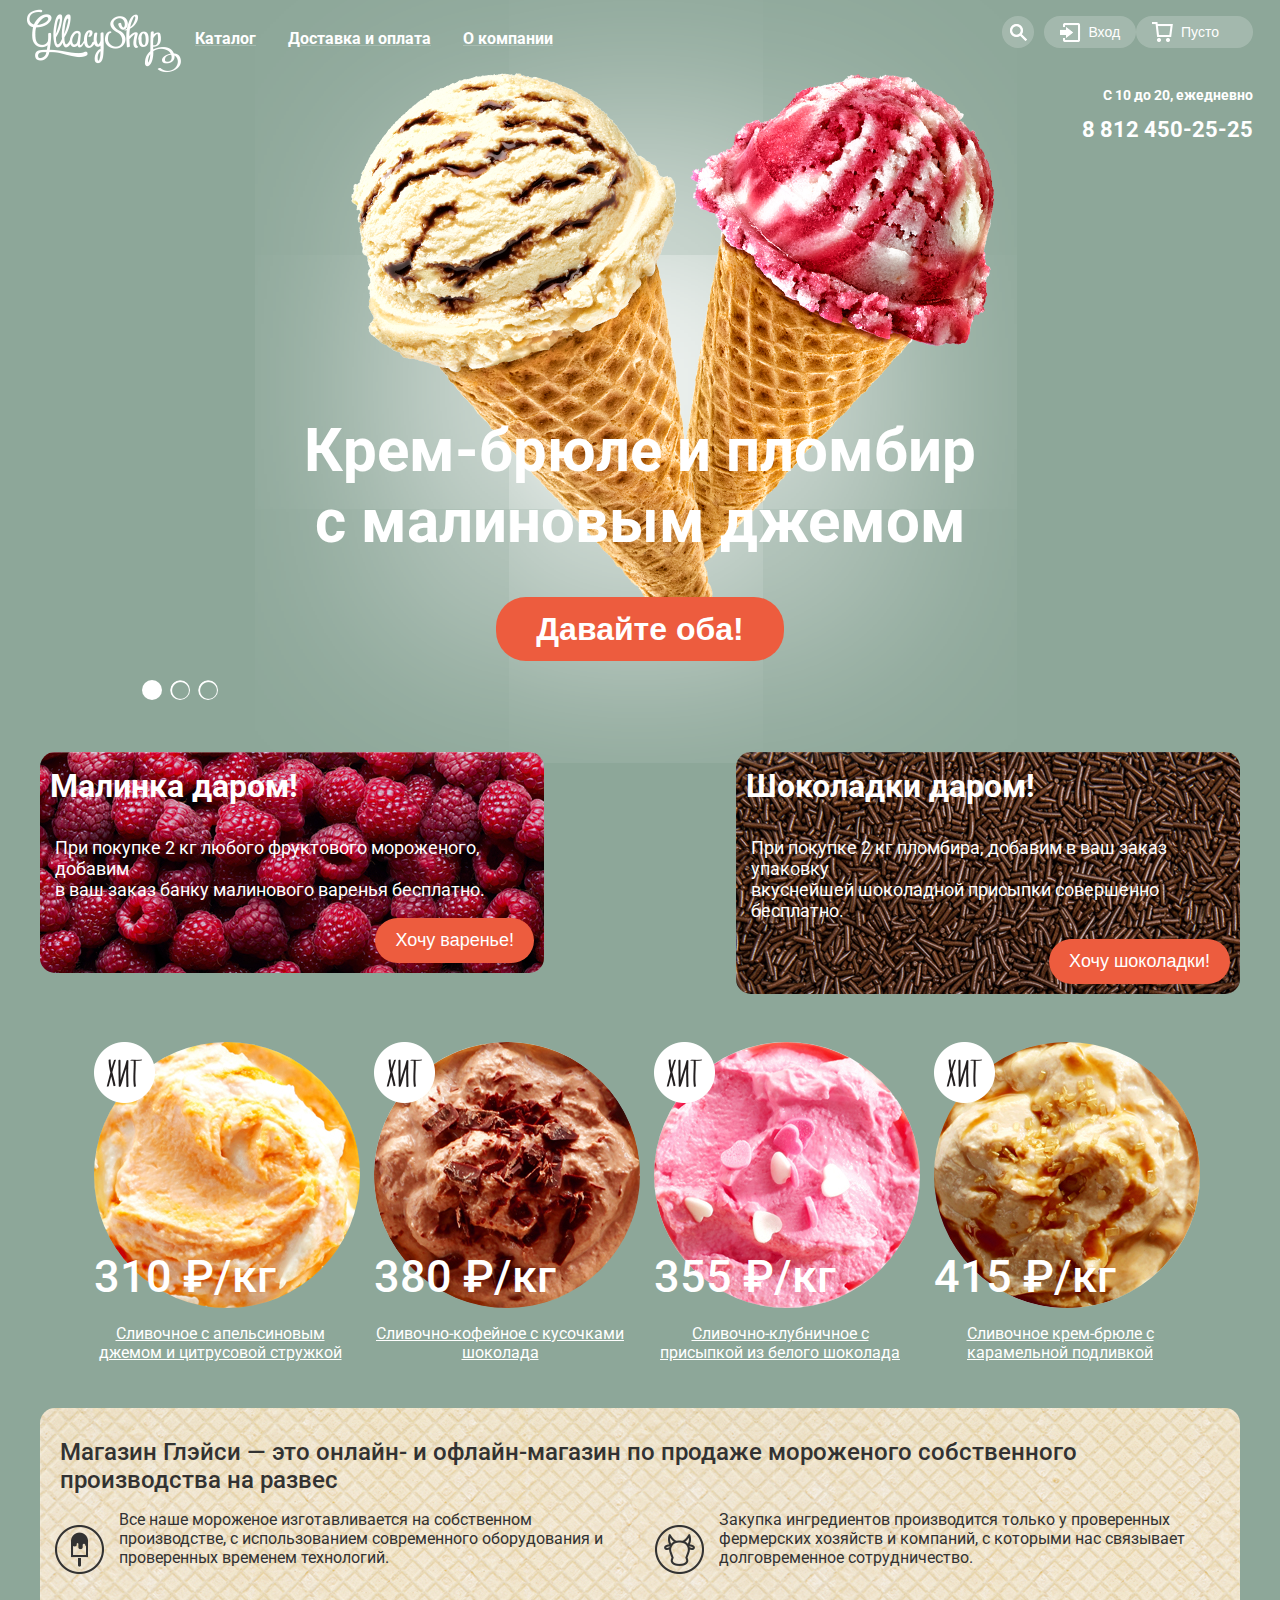
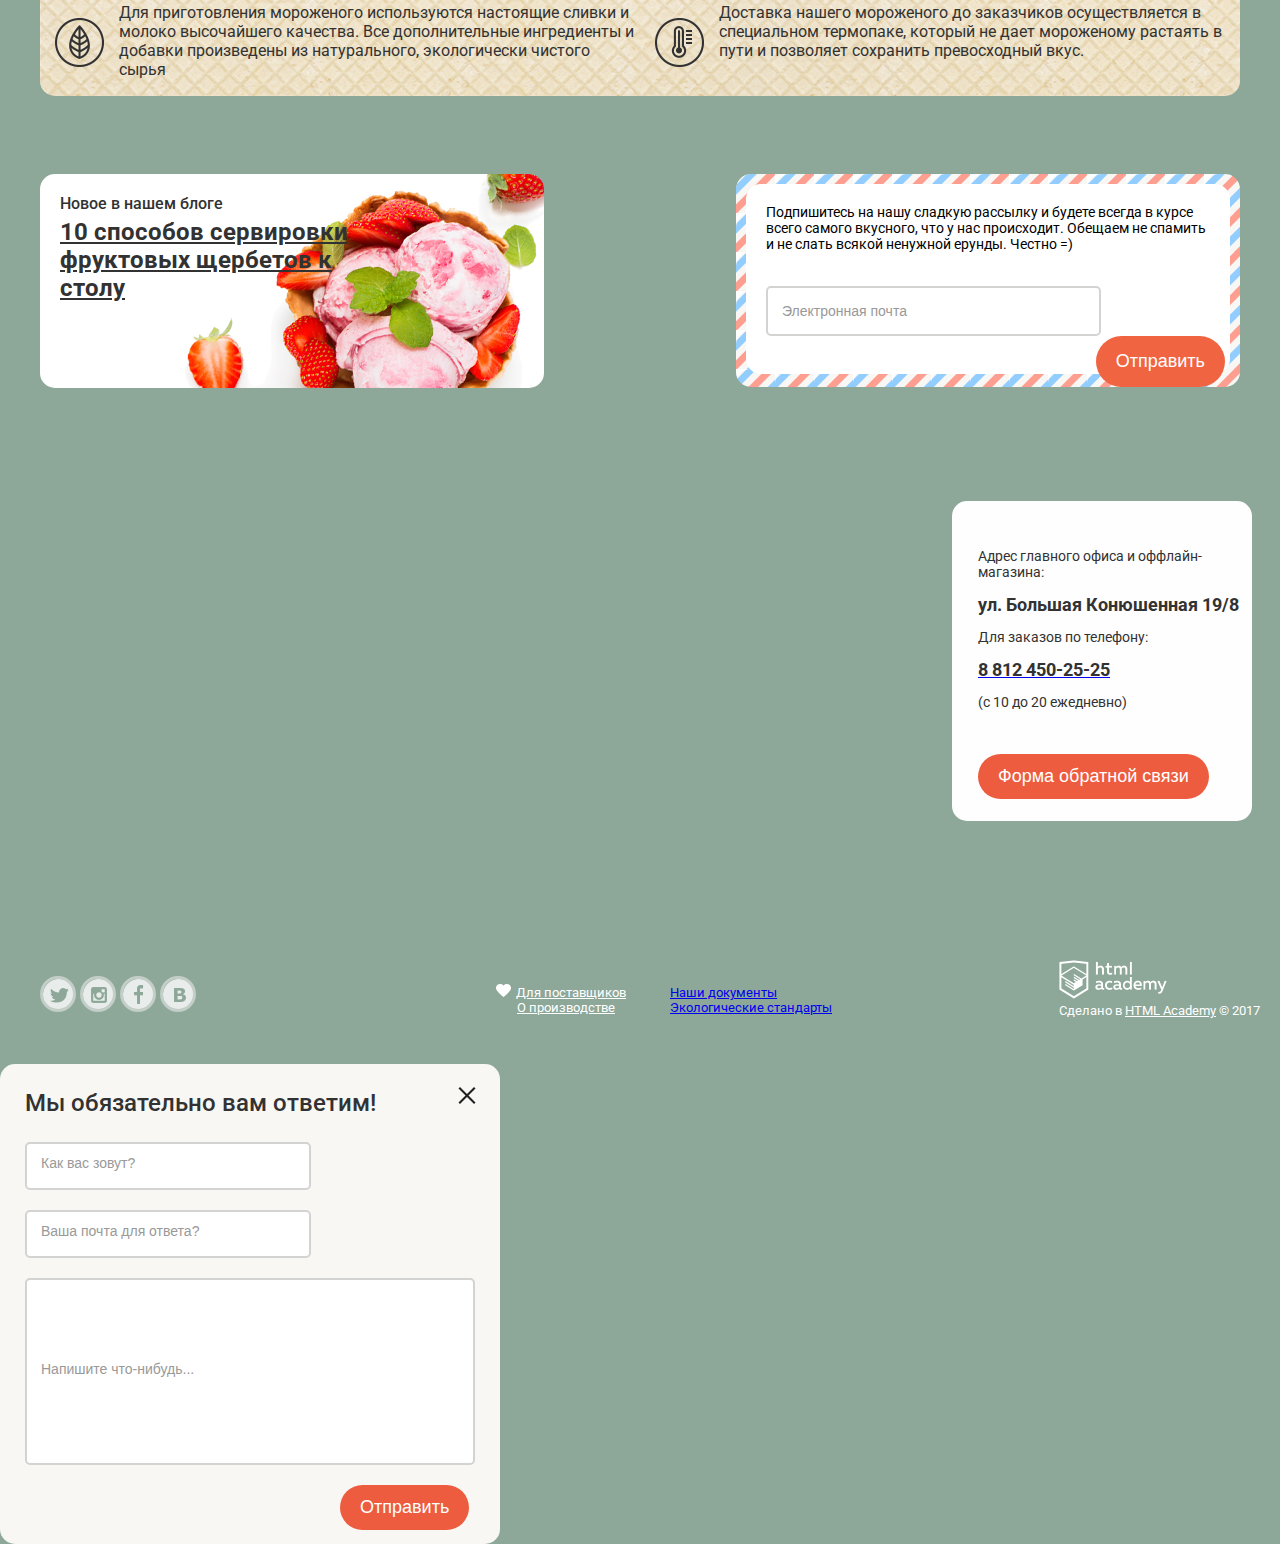
<file: index.html>
<!DOCTYPE html>
<html lang="en">
<head>
    <meta charset="UTF-8">
    <title>Gllacy</title>
    <link rel="stylesheet" href="css/style.css">
    <link rel="stylesheet" href="css/slider.css">
    <link href="https://fonts.googleapis.com/css?family=Roboto:400,500,700&display=swap" rel="stylesheet">
</head>
<body class="green">
<header>
    <nav class="main-navigation">
        <img src="img/Logo.png" width="154" height="64" alt="Логотип">
        <ul class="menu-left">
            <li>
                <a href="catalog.html">Каталог</a>
                <ul>
                    <li><a id="bold" href="#">Новинки</a></li>
                    <hr>
                    <li><a href="#">Сливочное</a></li>
                    <li><a href="#">Щербеты</a></li>
                    <li><a href="#">Фруктовый лед</a></li>
                    <li><a href="#">Мелорин</a></li>
                </ul>
            </li>
            <li><a href="#">Доставка и оплата</a></li>
            <li><a href="#">О компании</a></li>
        </ul>
        <ul class="menu-right">
            <li>
                <button class="search" onclick="toggle('search-form')"></button>
                <form class="dropdown-form" id="search-form">
                    <input name="s" placeholder="Что ищем?" type="search"/>
                </form>
            </li>
            <li>
                <button class="login" onclick="toggle('login-form')">Вход</button>
                <form class="dropdown-form" id="login-form">
                    <input name="e" placeholder="Электронная почта" type="email"/>
                    <input name="p" placeholder="Пароль" type="password"/>
                    <button>Войти</button>
                    <ul class="login-password">
                        <li><a href="#">Забыли пароль?</a></li>
                        <br>
                        <li><a href="#">Новая регистрация</a></li>
                    </ul>
                </form>
            </li>
            <li>
                <button class="cart">Пусто</button>
            </li>
        </ul>
        <div class="clr"></div>
    </nav>
</header>
<div class="carusel">
    <p class="shadow">.</p>
    <div class="info">
        <p>
            C 10 до 20, ежедневно
        </p>
        <p class="phone">
            8 812 450-25-25
        </p>
    </div>

    <div id="slider" class="slider">
        <!-- Slideshow container -->
        <div class="slideshow-container">

            <!-- Full-width images with number and caption text -->
            <div class="mySlides fade slider__item">
                <div class="slider__item">
                    <img class="top" src="img/ice_cream1.png">
                    <img class="bottom" src="img/ice_cream2.png">
                    <div class="ice_cream_main">
                        <h1 class="ice_cream_main_text">Крем-брюле и пломбир<br> с малиновым джемом</h1>
                        <button onclick="kisa()">Давайте оба!</button>
                    </div>
                </div>
            </div>

            <div class="mySlides fade slider__item">
                <div class="slider__item">
                    <img class="top" src="img/ice_cream3.png">
                    <img class="bottom" src="img/ice_cream4.png">
                    <div class="ice_cream_main">
                        <h1 class="ice_cream_main_text">Шоколадный пломбир и <br> лимонный сорбет</h1>
                        <button>Давайте оба!</button>
                    </div>
                </div>
            </div>

            <div class="mySlides fade slider__item">
                <div class="slider__item">
                    <img class="top" src="img/ice_cream5.png">
                    <img class="bottom" src="img/ice_cream6.png">
                    <div class="ice_cream_main">
                        <h1 class="ice_cream_main_text">Пломбир с помадкой и<br> клубничный щербет</h1>
                        <button>Давайте оба!</button>
                    </div>
                </div>
            </div>
            <br>
            <!-- The dots/circles -->
            <div style="text-align:left">
                <span class="dot" onclick="currentSlide(1)"></span>
                <span class="dot" onclick="currentSlide(2)"></span>
                <span class="dot" onclick="currentSlide(3)"></span>
            </div>
        </div>
    </div>
</div>

<div class="container">
    <div class="promo">
        <div class="raspberry promo-block">
            <div>
                <p class="name">Малинка даром!</p>
                <p class="promo-text"><i class="ice-cream"></i> При покупке 2 кг любого фруктового мороженого, добавим
                    <br>
                    в ваш заказ банку малинового варенья
                    бесплатно.</p>
            </div>
            <button class="btn">Хочу варенье!</button>
        </div>
        <div class="chocolate promo-block">
            <p class="name">Шоколадки даром!</p>
            <p class="promo-text">При покупке 2 кг пломбира, добавим в ваш заказ упаковку<br> вкуснейшей шоколадной
                присыпки
                совершенно бесплатно.</p>
            <button class="btn">Хочу шоколадки!</button>
        </div>
    </div>
    <div class="clr"></div>
    <div class="menu-ice-cream">
        <div class="menu-ice-cream-container">
            <div class="orange">
                <i class="hit"></i>
                <p class="price">310 &#x20bd;/кг</p>
                <i class="p"></i>
            </div>
            <p class="kind">Сливочное с апельсиновым джемом и цитрусовой стружкой</p>
        </div>
        <div class="menu-ice-cream-container">
            <div class="coffee">
                <i class="hit"></i>
                <p class="price">380 &#x20bd;/кг</p>
                <i class="p"></i>
            </div>
            <p class="kind">Сливочно-кофейное с кусочками шоколада</p>
        </div>
        <div class="menu-ice-cream-container">
            <div class="strawberry">
                <i class="hit"></i>
                <p class="price">355 &#x20bd;/кг</p>
                <i class="p"></i>
            </div>
            <p class="kind">Сливочно-клубничное с присыпкой из белого шоколада</p>
        </div>
        <div class="menu-ice-cream-container">
            <div class="caramel">
                <i class="hit"></i>
                <p class="price">415 &#x20bd;/кг</p>
                <i class="p"></i>
            </div>
            <p class="kind">Сливочное крем-брюле с карамельной подливкой</p>
        </div>
    </div>
    <div class="about-gllacy">
        <p class="main-about-gllacy">Магазин Глэйси — это онлайн- и офлайн-магазин по продаже мороженого собственного
            производства на развес</p>
        <div class="left-part-about-gllacy">
            <div class="cow">
                <i class="icon"></i>
                <p>Закупка ингредиентов производится только у проверенных фермерских хозяйств и компаний, с которыми нас
                    связывает долговременное сотрудничество.</p>
            </div>
            <div class="temperature">
                <i class="icon"></i>
                <p>Доставка нашего мороженого до заказчиков осуществляется в специальном термопаке, который не дает
                    мороженому растаять в пути и позволяет сохранить превосходный вкус. </p>
            </div>


        </div>
        <div class="right-part-about-gllacy">
            <div class="icecream">
                <i class="icon"></i>
                <p>Все наше мороженое изготавливается на собственном производстве, с использованием современного
                    оборудования и проверенных временем технологий.</p>
            </div>
            <div class="leaf">
                <i class="icon"></i>
                <p>Для приготовления мороженого используются настоящие сливки и молоко высочайшего качества. Все
                    дополнительные ингредиенты и добавки произведены из натурального, экологически чистого сырья </p>
            </div>
        </div>
    </div>
    <div class="news">
        <div class="strawberry-ice news-block">
            <div>
                <p class="h2">Новое в нашем блоге</p>
                <p class="news-text-strawberry">10 способов сервировки<br> фруктовых щербетов к<br> столу</p>
            </div>
        </div>

        <div class="postal news-block">
            <div class="postal-white">
                <p class="news-text-postal"> Подпишитесь на нашу сладкую рассылку и будете всегда в курсе<br> всего
                    самого вкусного,
                    что у нас происходит. Обещаем не спамить<br> и не слать всякой ненужной ерунды. Честно =) </p>
                <form class="mailing" id="mailing-form">
                    <input name="e" placeholder="Электронная почта" type="email"/>
                    <button>Отправить</button>
                </form>
            </div>
        </div>
    </div>
</div>
<div class="clr"></div>
<div class="map">
    <div class="feedback-form">
        <div class="feedback-info">
            <p>Адрес главного офиса и оффлайн-магазина:</p>
            <b>ул. Большая Конюшенная 19/8</b>
            <p>Для заказов по телефону:</p>
            <a href="tel:88124502525"><b>8 812 450-25-25</b></a>
            <p>(с 10 до 20 ежедневно)</p>
        </div>
        <button class="btn">Форма обратной связи</button>
    </div>
    <iframe src="https://www.google.com/maps/embed?pb=!1m18!1m12!1m3!1d1998.6037872533277!2d30.320858716096975!3d59.93871648187614!2m3!1f0!2f0!3f0!3m2!1i1024!2i768!4f13.1!3m3!1m2!1s0x4696310fca145cc1%3A0x42b32648d8238007!2z0JHQvtC70YzRiNCw0Y8g0JrQvtC90Y7RiNC10L3QvdCw0Y8g0YPQuy4sIDE5LzgsINCh0LDQvdC60YIt0J_QtdGC0LXRgNCx0YPRgNCzLCDQoNC-0YHRgdC40Y8sIDE5MTE4Ng!5e0!3m2!1sru!2sua!4v1569932922999!5m2!1sru!2sua"
            width="100%" height="500" frameborder="0" style="border:0;" allowfullscreen=""></iframe>
</div>

<footer class="footer">
    <div class="icon">
        <ul class="social">
            <li><a class="twitter" href="#"></a></li>
            <li><a class="instagram" href="#"></a></li>
            <li><a class="facebook" href="#"></a></li>
            <li><a class="vk" href="#"></a></li>
        </ul>
    </div>
    <div class="information">
        <div class="left-info">

            <ul class="suppliers-and-produce">
                <li>
                    <a href="#">
                        <i class="heart"></i>Для поставщиков
                    </a>
                </li>
                <li><a class="produce" href="#">О производстве</a></li>
            </ul>
        </div>
        <div class="right-info">
            <ul class="documents-and-standards">
                <li><a href="#">Наши документы</a></li>
                <li><a href="#">Экологические стандарты</a></li>
            </ul>
        </div>
    </div>
    <div class="logo">
        <img src="img/logo-html.png">
        <p>Сделано в <a>HTML Academy</a> © 2017</p>
    </div>
</footer>
<div class="feedback">
    <p>Мы обязательно вам ответим!</p>
    <form id="feedback">
        <input name="name" placeholder="Как вас зовут?" type="text"/>
        <input name="mail" placeholder="Ваша почта для ответа?" type="email"/>
        <input class="feedback-class" name="text" placeholder="Напишите что-нибудь..." type="text"/>
        <button class="btn">Отправить</button>
    </form>
</div>
<script src="js/script.js"></script>
</body>
</html>
</file>
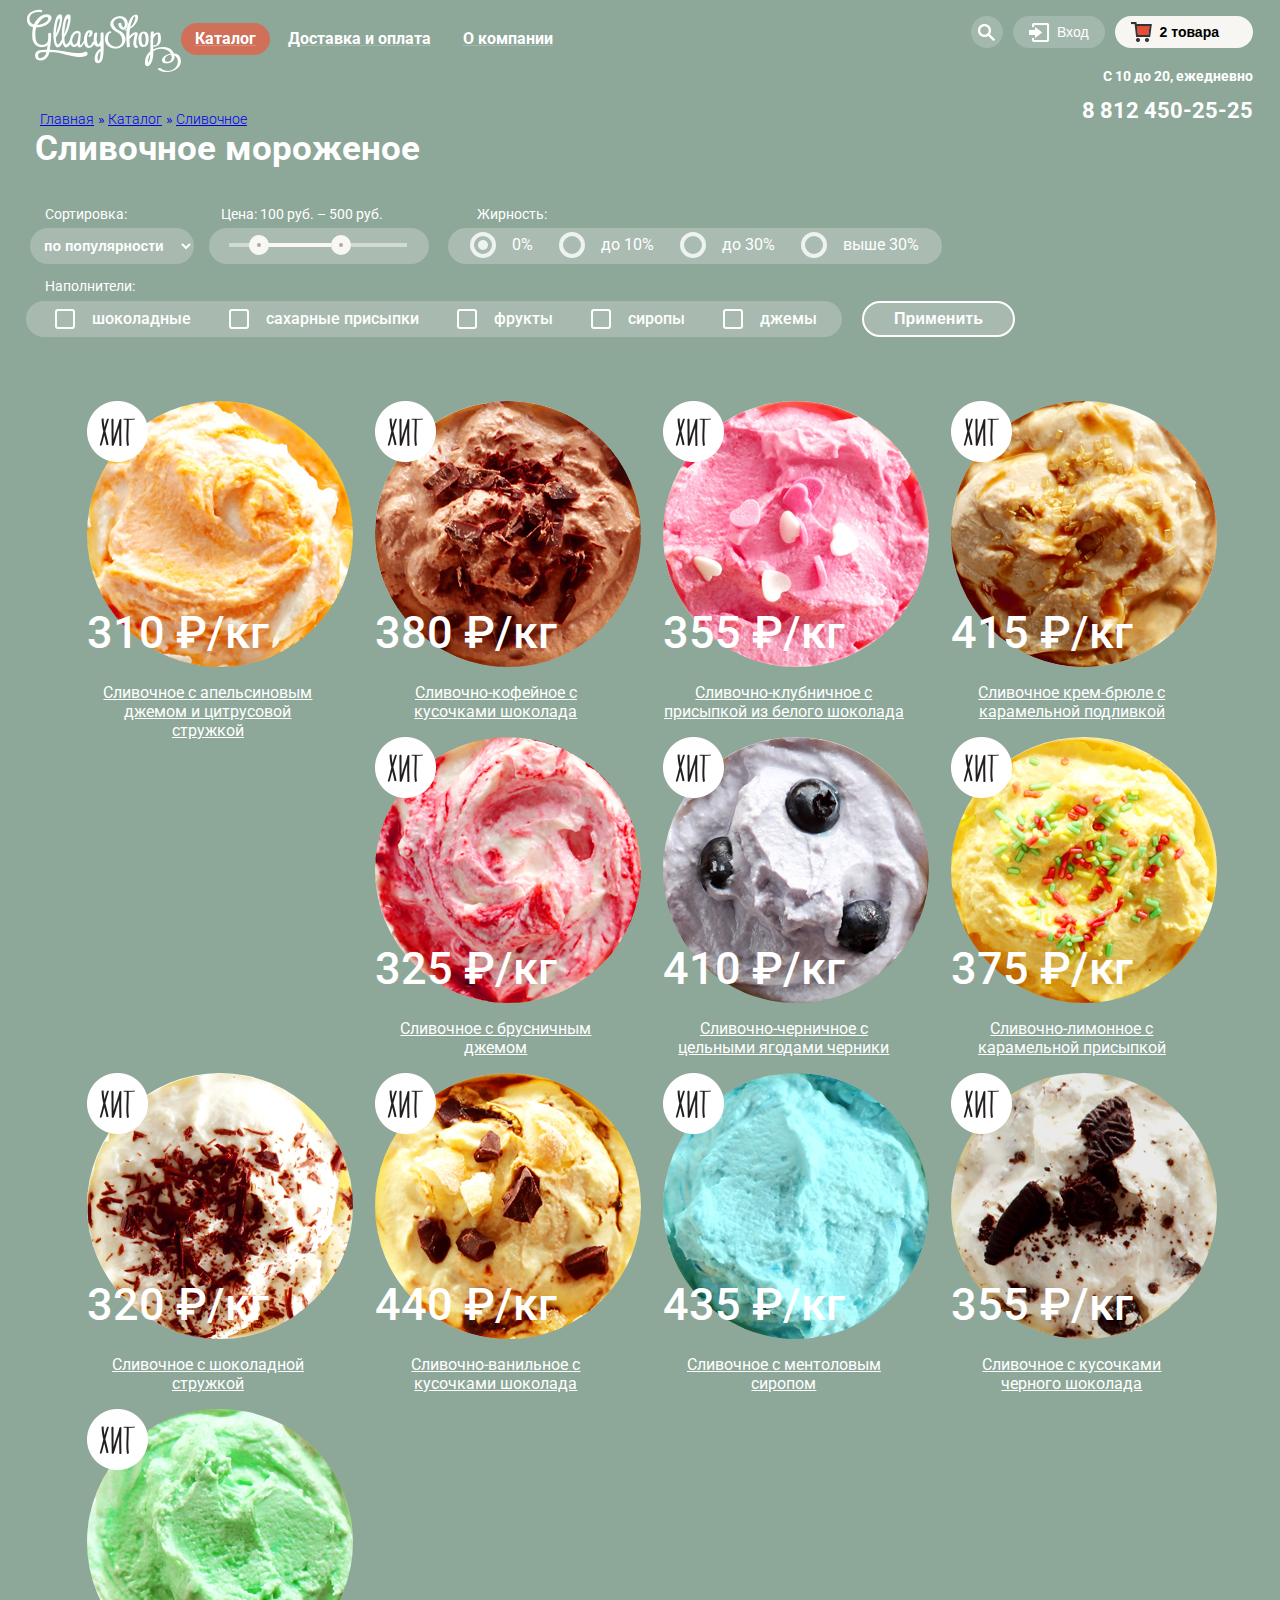
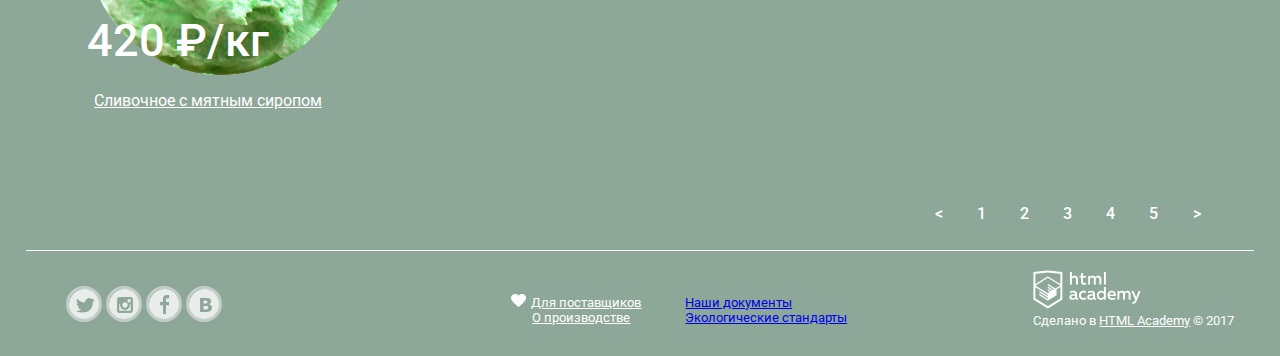
<file: catalog.html>
<!DOCTYPE html>
<html lang="en">
<head>
    <meta charset="UTF-8">
    <title>Catalog</title>
    <link rel="stylesheet" href="css/catalog.css">
    <link href="https://fonts.googleapis.com/css?family=Roboto:400,500,700&display=swap" rel="stylesheet">
</head>
<body>
<header>
    <nav class="main-navigation">
        <img src="img/Logo.png" width="154" height="64" alt="Логотип">
        <ul class="menu-left">
            <li class="catalog">
                <a href="#">Каталог</a>
            </li>
            <li><a href="#">Доставка и оплата</a></li>
            <li><a href="#">О компании</a></li>
        </ul>
        <ul class="menu-right">
            <li>
                <button class="search"></button>
            </li>
            <li>
                <button class="login">Вход</button>
            </li>
            <li>
                <button class="cart" onclick="toggle('card-form')">2 товара</button>
                <div class="card-items dropdown-form" id="card-form">
                    <table class="card-table">
                        <tbody>
                        <tr>
                            <td><img src="img/x.png"></td>
                            <td><img src="img/icecream-card1.png"></td>
                            <td class="padding-right">Пломбир с апельсиновым джемом</td>
                            <td>1,5 кг x <a>200 руб.</a></td>
                            <td>300 руб.</td>
                        </tr>
                        <tr>
                            <td><img src="img/x.png"></td>
                            <td><img src="img/icecream-card2.png"></td>
                            </td>
                            <td class="padding-right">Клубничный пломбир с присыпкой<br>из белого шоколада</td>
                            <td>1,5 кг x <a>300 руб.</a></td>
                            <td>450 руб.</td>
                        </tr>
                        </tbody>
                    </table>
                    <img class="line" src="img/line-card.png">
                    <p>Итого: 750 руб.</p>
                    <button class="btn">Оформить заказ</button>
                </div>
            </li>
        </ul>
        <div class="clr"></div>
    </nav>
</header>
<div class="filters">
    <div class="info">
        <p>
            C 10 до 20, ежедневно
        </p>
        <p class="phone">
            8 812 450-25-25
        </p>
    </div>
    <ul class="site-guide">
        <li><a href="index.html"><b>Главная</b></a></li>
        <li><a href="#"> » <b>Каталог</b></a></li>
        <li><a href="#"> » <b>Сливочное</b></a></li>
    </ul>
    <p class="name">Сливочное мороженое</p>
    <div class="first-filter">
        <a>Сортировка:</a>
        <a>Цена: 100 руб. – 500 руб.</a>
        <a>Жирность:</a>
        <div class="sorting">
            <select name="character">
                <option value="popular">по популярности</option>
                <option value="expensive">сначала недорогие</option>
                <option value="cheap">сначала дорогие</option>
                <option value="fatty">по жирности</option>
            </select>
        </div>
        <div class="price-slider">
            <div class="slider">
                <div class="bar price-range" data-start="100" data-end="500">
                    <div class="lp" data-pos="0.1"></div>
                    <div class="rp" data-pos="0.8"></div>
                </div>
            </div>
        </div>
        <div class="fatty">
            <label class="container">0%
                <input  class="fat-radio" type="radio" checked="checked" name="radio">
                <span class="checkmark"></span>
            </label>
            <label class="container">до 10%
                <input class="fat-radio" type="radio" name="radio">
                <span class="checkmark"></span>
            </label>
            <label class="container">до 30%
                <input class="fat-radio" type="radio" name="radio">
                <span class="checkmark"></span>
            </label>
            <label class="container">выше 30%
                <input class="fat-radio" type="radio" name="radio">
                <span class="checkmark"></span>
            </label>
        </div>
    </div>
    <div class="second-filter-part">
        <p>Наполнители:</p>
        <div class="second-filter">
            <div class="checkbox">
                <input class="fill-checkbox" type="checkbox" id="checkbox_1" name="fill" value="chocolate">
                <label for="checkbox_1">шоколадные</label>
            </div>
            <div class="checkbox">
                <input class="fill-checkbox" type="checkbox" id="checkbox_2" name="fill" value="sugar">
                <label for="checkbox_2">сахарные присыпки</label>
            </div>
            <div class="checkbox">
                <input class="fill-checkbox" type="checkbox" id="checkbox_3" name="fill" value="fruits">
                <label for="checkbox_3">фрукты</label>
            </div>
            <div class="checkbox">
                <input class="fill-checkbox" type="checkbox" id="checkbox_4" name="fill" value="syrups">
                <label for="checkbox_4">сиропы</label>
            </div>
            <div class="checkbox">
                <input class="fill-checkbox" type="checkbox" id="checkbox_5" name="fill" value="jams">
                <label for="checkbox_5">джемы</label>
            </div>
        </div>
        <button class="btn" onclick="filter()">Применить</button>
    </div>
</div>
<div class="clr"></div>
<div class="menu-ice-cream">
    <div class="menu-ice-cream-container" data-price="310" data-fat="5" data-fill="fruits">
        <div class="orange">
            <i class="hit"></i>
            <p class="price">310 &#x20bd;/кг</p>
            <i class="p"></i>
        </div>
        <p class="kind">Сливочное с апельсиновым джемом и цитрусовой стружкой</p>
        <button class="btm-view">Быстрый просмотр</button>
    </div>
    <div class="menu-ice-cream-container" data-price="380" data-fat="35" data-fill="sugar">
            <div class="coffee">
            <i class="hit"></i>
            <p class="price">380 &#x20bd;/кг</p>
            <i class="p"></i>
        </div>
        <p class="kind">Сливочно-кофейное с кусочками шоколада</p>
        <button class="btm-view">Быстрый просмотр</button>
    </div>
    <div class="menu-ice-cream-container" data-price="355" data-fat="0" data-fill="fruits">
        <div class="strawberry">
            <i class="hit"></i>
            <p class="price">355 &#x20bd;/кг</p>
            <i class="p"></i>
        </div>
        <p class="kind">Сливочно-клубничное с присыпкой из белого шоколада</p>
        <button class="btm-view">Быстрый просмотр</button>
    </div>
    <div class="menu-ice-cream-container" data-price="415" data-fat="5" data-fill="syrups">
        <div class="caramel">
            <i class="hit"></i>
            <p class="price">415 &#x20bd;/кг</p>
            <i class="p"></i>
        </div>
        <p class="kind">Сливочное крем-брюле с карамельной подливкой</p>
        <button class="btm-view">Быстрый просмотр</button>
    </div>
    <div class="menu-ice-cream-container" data-price="325" data-fat="35" data-fill="jams">
        <div class="lingonberry">
            <i class="hit"></i>
            <p class="price">325 &#x20bd;/кг</p>
            <i class="p"></i>
        </div>
        <p class="kind">Сливочное с брусничным джемом</p>
        <button class="btm-view">Быстрый просмотр</button>
    </div>
    <div class="menu-ice-cream-container" data-price="410" data-fat="25" data-fill="fruits">
        <div class="blueberry">
            <i class="hit"></i>
            <p class="price">410 &#x20bd;/кг</p>
            <i class="p"></i>
        </div>
        <p class="kind">Сливочно-черничное с цельными ягодами черники</p>
        <button class="btm-view">Быстрый просмотр</button>
    </div>
    <div class="menu-ice-cream-container" data-price="375" data-fat="35" data-fill="sugar">
        <div class="lemon">
            <i class="hit"></i>
            <p class="price">375 &#x20bd;/кг</p>
            <i class="p"></i>
        </div>
        <p class="kind">Сливочно-лимонное с карамельной присыпкой</p>
        <button class="btm-view">Быстрый просмотр</button>
    </div>
    <div class="menu-ice-cream-container" data-price="320" data-fat="0" data-fill="chocolate">
        <div class="milk-chocolate">
            <i class="hit"></i>
            <p class="price">320 &#x20bd;/кг</p>
            <i class="p"></i>
        </div>
        <p class="kind">Сливочное с шоколадной стружкой</p>
        <button class="btm-view">Быстрый просмотр</button>
    </div>
    <div class="menu-ice-cream-container" data-price="440" data-fat="25" data-fill="sugar">
        <div class="vanilla">
            <i class="hit"></i>
            <p class="price">440 &#x20bd;/кг</p>
            <i class="p"></i>
        </div>
        <p class="kind">Сливочно-ванильное с кусочками шоколада</p>
        <button class="btm-view">Быстрый просмотр</button>
    </div>
    <div class="menu-ice-cream-container" data-price="435" data-fat="35" data-fill="syrups">
        <div class="menthol">
            <i class="hit"></i>
            <p class="price">435 &#x20bd;/кг</p>
            <i class="p"></i>
        </div>
        <p class="kind">Сливочноe с ментоловым сиропом</p>
        <button class="btm-view">Быстрый просмотр</button>
    </div>
    <div class="menu-ice-cream-container" data-price="355" data-fat="5" data-fill="chocolate">
        <div class="milk-black-chocolate">
            <i class="hit"></i>
            <p class="price">355 &#x20bd;/кг</p>
            <i class="p"></i>
        </div>
        <p class="kind">Сливочное с кусочками черного шоколада</p>
        <button class="btm-view">Быстрый просмотр</button>
    </div>
    <div class="menu-ice-cream-container" data-price="420" data-fat="0" data-fill="syrups">
        <div class="mint">
            <i class="hit"></i>
            <p class="price">420 &#x20bd;/кг</p>
            <i class="p"></i>
        </div>
        <p class="kind">Сливочное с мятным сиропом</p>
        <button class="btm-view">Быстрый просмотр</button>
    </div>
    <div class="clr"></div>
    <ul class="pages">
        <li><a href="#"><</a></li>
        <li><a href="#">1</a></li>
        <li><a href="#">2</a></li>
        <li><a href="#">3</a></li>
        <li><a href="#">4</a></li>
        <li><a href="#">5</a></li>
        <li><a href="#">></a></li>
    </ul>
</div>
<footer class="footer">
    <div class="icon">
        <ul class="social">
            <li><a class="twitter" href="#"></a></li>
            <li><a class="instagram" href="#"></a></li>
            <li><a class="facebook" href="#"></a></li>
            <li><a class="vk" href="#"></a></li>
        </ul>
    </div>
    <div class="information">
        <div class="left-info">

            <ul class="suppliers-and-produce">
                <li>
                    <a href="#">
                        <i class="heart"></i>Для поставщиков
                    </a>
                </li>
                <li><a class="produce" href="#">О производстве</a></li>
            </ul>
        </div>
        <div class="right-info">
            <ul class="documents-and-standards">
                <li><a href="#">Наши документы</a></li>
                <li><a href="#">Экологические стандарты</a></li>
            </ul>
        </div>
    </div>
    <div class="logo">
        <img src="img/logo-html.png">
        <p>Сделано в <a>HTML Academy</a> © 2017</p>
    </div>
</footer>
<script
        src="https://code.jquery.com/jquery-3.4.1.slim.min.js"
        integrity="sha256-pasqAKBDmFT4eHoN2ndd6lN370kFiGUFyTiUHWhU7k8="
        crossorigin="anonymous"></script>
<script src="js/script.js"></script>
<script src="js/range-input.js"></script>
</body>
</html>
</file>
<file: css/style.css>
html, body {
    font-family: 'Roboto', sans-serif;
    margin: 0;
    padding: 0;
}

body.green {
    background-color: #8da799;
}

body.blue {
    background-color: #8996a6;
}

body.camel {
    background-color: #9d8b84;
}

.clr {
    clear: both;
}

.search, .login, .cart {
    background-color: rgba(255, 255, 255, 0.2);
    height: 32px;
    background-repeat: no-repeat;
    border-radius: 16px;
    border: none;
    background-position: center;
    font-weight: 500;
    color: #ffffff;
    font-size: 14px;
}

.search {
    background-image: url("../img/search.png");
    width: 32px;
}

.block {
    display:block !important;
}

.dropdown-form {
    background-color: #f8f7f4;
    border-radius: 5px;
    display: none;
    position: absolute;
    right: 0;
}

.dropdown-form button{
    height: 46px;
    width: 102px;
    background-color: #f06441;
    color: #fefefe;
    font-size: 18px;
    border: none;
    border-radius: 15px;
    margin-top: 20px;
    margin-left: 18px;
}

.login-password {
    margin-left: 20px;
    list-style-type: none;
}

.login-password li{
    color: #4c4c4c;
    font-size: 13px;
    position: absolute;
    left: 80px;
    bottom: 40px;
}

.login-password li a{
    color: #4c4c4c;
}

#login-form{
    height: 214px;
    width: 290px;
    box-shadow: 0 9px 20px 20px hsla(0, 0%, 0%, 0.12);
    top: 40px;
    z-index: 60;
}

#search-form {
    width: 340px;
    height: 84px;
    box-shadow: 0 9px 20px 20px hsla(0, 0%, 0%, 0.12);
    top: 40px;
    z-index: 60;
}

input::-webkit-input-placeholder{
    color: #999999;
    background-color: white;
    font-weight: 400;
    font-size: 14px;
}

#search-form input{
    background-color: white;
    width: 310px;
    height: 42px;
    border: 2px solid #d3d3d2;
    border-radius: 5px;
    padding-top: 12px;
    padding-bottom: 17px;
    padding-left: 14px;
    margin-top: 20px;
    margin-left: 15px;
    margin-right: 15px;
    outline: none;
}

#login-form input{
    background-color: white;
    width: 240px;
    height: 11px;
    border: 2px solid #d3d3d2;
    border-radius: 5px;
    padding-top: 12px;
    padding-bottom: 17px;
    padding-left: 14px;
    margin-top: 20px;
    margin-left: 15px;
    margin-right: 25px;
    outline: none;
    font-size: 14px;
}

.login {
    background-image: url("../img/login.png");
    background-position: 16px center;
    padding-left: 44px;
    padding-right: 16px;
    margin-left: 10px;
}

.cart {
    background-image: url("../img/cart.png");
    background-position: 16px center;
    padding-left: 45px;
    padding-right: 34px;
}

.search:focus {
    background-image: url("../img/search_active.png");
    background-color: #f8f7f4;
    color: black;
    outline: none;
}

.login:focus {
    background-image: url("../img/login_active.png");
    background-color: #f8f7f4;
    color: black;
    outline: none;
}

.cart:focus {
    outline: none;
}

.menu-right {
    list-style-type: none;
    float: right;
    margin-right: 27px;
}

.menu-right li {
    float: left;
    position: relative;
}

ul.menu-left li {
    display: inline-block;
    border-bottom: 5px solid transparent;
}

ul.menu-left {
    position: relative;
    margin: 0;
    padding: 0;
    float: left;
}

ul.menu-left ul {
    display: none;
    position: absolute;
}

.menu-left li:hover ul {
    display: block;
}

.menu-left li ul {
    background-color: white;
    margin-top: 5px;
    border-radius: 5px;
    box-shadow: 0 9px 20px 20px hsla(0, 0%, 0%, 0.12);
    padding-left: 0;
    z-index: 60;
}

.menu-left li:hover a {
    background-color: white;
    color: black;
}

.menu-left li a {
    height: 32px;
    padding: 0 14px;
    display: inline-block;
}

.menu-left li li {
    display: block;
}

.menu-left li:hover li a {
    margin: 0;
    display: block;
    font-weight: 400;
    background-color: transparent;
    padding-left: 20px;
}

.menu-left li li:hover {
    background-color: #fbded8;
}

#bold {
    font-weight: 700;
}

.menu-left li a {
    color: #ffffff;
    font-weight: 700;
    text-decoration-color: rgba(255, 255, 255, 0.2);
    font-size: 16px;
    line-height: 32px;
    border-radius: 30px;
    margin-top: 23px;
}

.main-navigation {
    margin-left: 27px;
}

.main-navigation img {
    margin-top: 9px;
    float: left;
}

.info {
    text-align: right;
    font-weight: 700;
    color: white;
    font-size: 14px;
    margin-right: 27px;
    position: absolute;
    right: 0;
    z-index: 60;
}

.phone {
    font-size: 22px;
    margin-top: 10px;
}

.menu-left ul li:first-child {
    border-top-left-radius: 5px;
    border-top-right-radius: 5px;
}

.menu-left ul li:last-child {
    border-radius: 0 0 5px 5px;
}

.menu-left hr {
    border: none;
    align-content: center;
    height: 1px;
    width: 128px;
    background-color: black;
    opacity: 0.2;
}

.slider__item{
    position: relative;
    margin: 0 auto;
    width: 700px;
}

.ice_cream_main{
    position: absolute;
    left: 0;
    right: 0;
    margin: 0 auto;
    bottom: 0;
    text-align: center;
    z-index: 40;
}

.ice_cream_main_text{
    font-weight: 700;
    font-size: 60px;
    color: white;
    z-index: 20;
    bottom: 100px;
    text-align: center;
}

.slider__item button{
    padding-left: 40px;
    padding-right: 40px;
    height: 64px;
    border: none;
    border-radius: 30px;
    outline: none;
    background-color: #ed5c3e;
    color: white;
    font-size: 32px;
    font-weight: 700;
    z-index: 20;
    bottom: 40px;
}

.top{
    z-index: 10;
    position: relative;
    left: 60px;
}

.bottom{
    z-index: 5;
    position: absolute;
}

.raspberry{
    background-image: url("../img/raspberry.jpg");
    float: left;
    margin-right: 4%;
}

.chocolate{
    background-image: url("../img/chocolate.jpg");
    float: right;
    margin-right: 4%;
}

.name {
    font-size: 32px;
    font-weight: 700;
    margin-top: 15px;
    margin-left: 10px;
}

.promo-block{
    color: white;
    font-size: 18px;
    background-repeat: no-repeat;
    width: 42%;
    margin: 4% 0;
    border-radius: 15px;
}

.promo-text{
    margin-left: 15px;
    margin-right: 15px;
}

.promo .btn{
    height: 45px;
    border: none;
    border-radius: 30px;
    outline: none;
    background-color: #ed5c3e;
    color: white;
    font-size: 18px;
    padding-left: 20px;
    padding-right: 20px;
    float: right;
    margin-bottom: 10px;
    margin-right: 10px;
}

.menu-ice-cream-container{
    width: 21%;
    display: inline-block;
    margin: 0 1%;
}

.menu-ice-cream{
    text-align: center;
    position: relative;
}

.orange, .coffee, .strawberry, .caramel{
    border-radius: 100%;
    background-repeat: no-repeat;
    height: 266px;
    outline: none;
    border: none;
    width:266px;
    text-align: left;
}

.orange{
    background-image: url("../img/orange-icecream.jpg");
}

.coffee{
    background-image: url("../img/chocolate-icecream.jpg");
}

.strawberry{
    background-image: url("../img/strawberry-icecream.jpg");
}

.caramel{
    background-image: url("../img/caramel-icecream.jpg");
}

.kind{
    color: white;
    font-size: 16px;
    text-decoration: underline solid white;
    bottom: 10px;
}

i.hit {
    display: inline-block;
}

i.hit {
    background-image: url("../img/hit.png");
    width: 61px;
    height: 61px;
}

.price{
    color: white;
    font-size: 45px;
    font-weight: 500;
    position: absolute;
    bottom: 30px;
}

.about-gllacy{
    background-image: url("../img/wafer.jpg");
    border-radius: 15px;
    margin: 30px 0;
}

.main-about-gllacy{
    font-size: 24px;
    color: #323232;
    font-weight: 500;
    text-align: left;
    padding-top: 30px;
    padding-left: 20px;
    margin-bottom: 0;
}

.left-part-about-gllacy, .right-part-about-gllacy{
    display: inline-block;
    width: 50%;
}

.right-part-about-gllacy{
    float: left;
}

.left-part-about-gllacy p, .right-part-about-gllacy p{
    font-size: 16px;
    color:#323232 ;
    margin-left: 20px;
    padding-bottom: 20px;
}

.icecream i, .leaf i, .cow i, .temperature i{
    display: inline-block;
    height: 49px;
    width: 49px;
    margin: 15px;
}

.icecream i{
    background-image: url("../img/i_ice_cream.png");
    float: left;
}

.leaf i{
    background-image: url("../img/i_leaf.png");
    float: left;
}

.cow i{
    background-image: url("../img/i_cow.png");
    float: left;
}

.temperature i{
    background-image: url("../img/i_temperature.png");
    float: left;
}

.news-block{
    background-repeat:no-repeat ;
    width: 42%;
    margin: 4% 0;
    border-radius: 15px;
}

.strawberry-ice{
    background-image: url("../img/news-strawberry.jpg");
    background-position: right 0;
    background-color: #ffffff;
    float: left;
    color: #323232;
    margin-right: 4%;
}

.postal{
    background-image: url("../img/news-postal.jpg");
    background-repeat: repeat;
    float: right;
    margin-left: 4%;
}

.h2{
    font-size: 16px;
    font-weight: 500;
    margin-top: 20px;
    margin-bottom: 0;
}

.news-text-strawberry{
    font-size: 24px;
    font-weight: 700;
    text-decoration: underline;
    margin-top: 5px;
    margin-bottom: 86px;
}

.strawberry-ice p{
    margin-left: 20px;
    padding: 0;
}

.mailing button{
    background-color: #f06441;
    color: #fefefe;
    font-size: 18px;
    font-weight: 500;
    border: none;
    border-radius: 50px;
    padding:15px 20px;
    float: right;
    margin-right: 5px;
}

#mailing-form{
    padding-bottom: 38px;
}

#mailing-form input{
    background-color: white;
    width: 65%;
    height: 44px;
    border: 2px solid #d3d3d2;
    border-radius: 5px;
    padding-left: 14px;
    margin-left: 20px;
    outline: none;
}

.news-text-postal {
    margin-left: 20px;
    padding-top: 20px;
    padding-bottom: 20px;
    margin-top: 0;
    font-size: 14px;
}

.postal-white{
    background-color: white;
    border-radius: 15px;
    margin: 10px;
}

.twitter, .instagram, .facebook, .vk{
    display: inline-block;
    background-repeat: no-repeat;
    height: 30px;
    width: 30px;
    border-radius: 100%;
    border: #c2cec7 solid 3px;
}

.social{
    margin-top: 36px;
    margin-bottom: 30px;
}

.social li{
    list-style-type: none;
    display: inline-block;
}

.twitter{
    background-image: url("../img/i_twitter.png");
}

.instagram{
    background-image: url("../img/i_instagram.png");
}

.facebook{
    background-image: url("../img/i_facebook.png");
}

.vk{
    background-image: url("../img/i_vk.png");
}

.left-info, .right-info{
    display: inline-block;
}

.suppliers-and-produce, .documents-and-standards {
    list-style-type: none;
    color: white;
    font-size: 13px;
    text-decoration: underline;
}

.suppliers-and-produce a, .documents-and-standards a:visited{
    list-style-type: none;
    color: white;
    font-size: 13px;
    text-decoration: underline;
}

.heart{
    display: inline-block;
    background-image: url("../img/i-heart.png");
    background-repeat: no-repeat;
    height: 13px;
    width: 15px;
    margin-right: 5px;
}

.produce{
    padding-left: 21px;
}

.logo p{
    color: white;
    font-size: 13px;
    margin: 0;
}

.logo a{
    text-decoration: underline;
}

.icon, .information,.logo {
    display: inline-block;
}

.logo{
    float: right;
    margin-right: 20px;
    margin-top: 20px;
}

.information{
    margin-left: 20%;
    margin-top: 30px;
}

.footer{
    height: 100px;
}

.feedback-form{
    background-color: #fefefe;
    height: 320px;
    width: 300px;
    border-radius: 15px;
}

.feedback-form p{
    font-size: 14px;
    color: #323232;
}

.feedback-form b{
    font-size: 18px;
    color: #323232;
}

.feedback-form .btn{
    height: 45px;
    border: none;
    border-radius: 30px;
    outline: none;
    background-color: #ed5c3e;
    color: white;
    font-size: 18px;
    padding-left: 20px;
    padding-right: 20px;
    margin-top: 30px;
    margin-left: 26px;
}

.feedback-info{
    padding-left: 26px;
    padding-top: 33px;
}

.feedback-form{
    position: absolute;
    z-index: 30;
    top:65px;
    right: 28px;
}

.map{
    position: relative;
    z-index: 10;
}

.feedback{
    width: 500px;
    height: 480px;
    background-color: #f8f7f4;
    border-radius: 15px;
    background-image: url("../img/x-big.png");
    background-repeat: no-repeat;
    background-position: 95% 5%;
}

#feedback {
    width: 340px;
    height: 84px;
    top: 40px;
}

.feedback p{
    font-size: 24px;
    font-weight: 500;
    color: #323232;
    padding-top: 25px;
    padding-left: 25px;
    margin-bottom: 5px;
}

#feedback input{
    background-color: white;
    width: 266px;
    border: 2px solid #d3d3d2;
    border-radius: 5px;
    padding-top: 12px;
    padding-bottom: 17px;
    padding-left: 14px;
    margin-top: 20px;
    margin-left: 25px;
    margin-right: 15px;
    outline: none;
}

#feedback .feedback-class {
    background-color: white;
    height: 154px;
    width: 430px;
    border: 2px solid #d3d3d2;
    border-radius: 5px;
    padding-top: 12px;
    padding-bottom: 17px;
    padding-left: 14px;
    margin-top: 20px;
    margin-left: 25px;
    margin-right: 15px;
    outline: none;
}

.feedback .btn{
    height: 45px;
    border: none;
    border-radius: 30px;
    outline: none;
    background-color: #ed5c3e;
    color: white;
    font-size: 18px;
    font-weight: 500;
    padding-left: 20px;
    padding-right: 20px;
    margin-top: 20px;
    margin-right: 20px;
    margin-left: 100%;
    float: left;
}
.container{
    padding-left: 40px;
    padding-right: 40px;
}

.shadow{
    text-align: center;
    color: #ffffff;
    position: absolute;
    top:40%;
    right: 50%;
    z-index: 5;
    box-shadow: 1px 1px 350px 200px white;
}
</file>
<file: css/slider.css>
/* Slideshow container */
.slideshow-container {
    max-width: 1000px;
    position: relative;
    margin: auto;
}

/* Hide the images by default */
.mySlides {
    display: none;
}

/* Next & previous buttons */
.prev, .next {
    cursor: pointer;
    position: absolute;
    top: 50%;
    width: auto;
    margin-top: -22px;
    padding: 16px;
    color: white;
    font-weight: bold;
    font-size: 18px;
    transition: 0.6s ease;
    border-radius: 0 3px 3px 0;
    user-select: none;
}

/* Position the "next button" to the right */
.next {
    right: 0;
    border-radius: 3px 0 0 3px;
}

/* On hover, add a black background color with a little bit see-through */
.prev:hover, .next:hover {
    background-color: rgba(0,0,0,0.8);
}

/* Caption text */
.text {
    color: #f2f2f2;
    font-size: 15px;
    padding: 8px 12px;
    position: absolute;
    bottom: 8px;
    width: 100%;
    text-align: center;
}

/* Number text (1/3 etc) */
.numbertext {
    color: #f2f2f2;
    font-size: 12px;
    padding: 8px 12px;
    position: absolute;
    top: 0;
}

/* The dots/bullets/indicators */
.dot {
    cursor: pointer;
    height: 20px;
    width: 20px;
    margin: 0 2px;
    border-radius: 50%;
    display: inline-block;
    background-image: url("../img/point_slider.png");

}

.active, .dot:hover {
    background-color: #fff;
}

/* Fading animation */
.fade {
    -webkit-animation-name: fade;
    -webkit-animation-duration: 1.5s;
    animation-name: fade;
    animation-duration: 1.5s;
}

@-webkit-keyframes fade {
    from {opacity: .4}
    to {opacity: 1}
}

@keyframes fade {
    from {opacity: .4}
    to {opacity: 1}
}
</file>
<file: css/catalog.css>
html, body {
    background: #8da799;
    font-family: 'Roboto', sans-serif;
    margin: 0;
    padding: 0;
}

.hide {
    display: none !important;
}

.search, .login {
    background-color: rgba(255, 255, 255, 0.2);
    height: 32px;
    background-repeat: no-repeat;
    border-radius: 16px;
    border: none;
    background-position: center;
    font-weight: 300;
    color: #ffffff;
    font-size: 14px;
}

.cart {
    background-color: #f7f6f3;
    height: 32px;
    background-repeat: no-repeat;
    border-radius: 16px;
    border: none;
    background-position: center;
    font-weight: 700;
    color: #000;
    font-size: 14px;
}

.card-items{
    background-color: #f8f7f4;
    height: 262px;
    border-radius: 5px;
    box-shadow: 0 9px 20px 20px hsla(0, 0%, 0%, 0.12);
    margin-top: 5px;
    z-index: 80;
}

.card-items p{
    font-size: 15px;
    margin-top: 30px;
    margin-left: 532px;
    font-weight: 700;
}

.card-items .btn{
    height: 46px;
    width: 172px;
    background-color: #f16642;
    color: #fefefe;
    font-size: 18px;
    font-weight: 700;
    border: none;
    border-radius: 50px;
    margin-left: 478px;
    margin-top: 3px;
}

.card-items .line{
    margin-right: 20px;
    margin-left: 20px;
    width: 90%;
}

.card-table tr, td{
    padding: 10px;
}

.card-table td:last-child{
    padding-right: 20px;
}

.card-table .padding-right{
    padding-right: 40px;
}

.card-table{
    margin-left: 10px;
    margin-right: 40px;
    color: #323232;
}

.card-table a{
    color: #a6a6a5;
}

.search {
    background-image: url("../img/search.png");
    width: 32px;
}

.login {
    background-image: url("../img/login.png");
    background-position: 16px center;
    padding-left: 44px;
    padding-right: 16px;
    margin-left: 10px;
}

.cart {
    background-image: url("../img/cart-red.png");
    background-position: 16px center;
    padding-left: 45px;
    padding-right: 34px;
    margin-left: 10px;
}

.menu-right {
    list-style-type: none;
    float: right;
    margin-right: 27px;
}

.menu-right li {
    float: left;
    position: relative;
}

ul.menu-left li {
    display: inline-block;
    border-bottom: 5px solid transparent;
}

ul.menu-left {
    position: relative;
    margin: 0;
    padding: 0;
    float: left;
}

.menu-left li a {
    height: 32px;
    padding: 0 14px;
    display: inline-block;
}

.menu-left li a {
    color: #ffffff;
    font-weight: 700;
    text-decoration-color: rgba(255, 255, 255, 0.2);
    font-size: 16px;
    line-height: 32px;
    border-radius: 30px;
    margin-top: 23px;
}

.catalog a{
   background-color: #d07058;
    outline: none;
    border-radius: 30px;
    line-height: 32px;
    height: 35px;
}

.main-navigation {
    margin-left: 27px;
}

.main-navigation img {
    margin-top: 9px;
    float: left;
}

.info {
    text-align: right;
    font-weight: 700;
    color: white;
    font-size: 14px;
    margin-right: 27px;
    position: absolute;
    right: 0;
    z-index: 60;
    margin-top: -35px;
}

.phone {
    font-size: 22px;
    margin-top: 10px;
}

.site-guide{
    padding-top: 20px;
    margin-bottom: 0;
}

.site-guide li{
    display: inline-block;
    color: #ffffff;
    font-size: 14px;
}

.site-guide li a{
   text-decoration: none;
}

.site-guide li b{
    text-decoration:underline;
    font-weight: 300;
}

.site-guide li a:visited{
    color: #ffffff;
}

.filters .name{
    color: #ffffff;
    font-size: 35px;
    font-weight: 700;
    margin-left: 35px;
    margin-top: 0;
}

.menu-ice-cream-container{
    width: 21%;
    display: inline-block;
    margin: 0 2%;
    min-height: 336px;
    float: left;
    position: relative;
}

.menu-ice-cream{
    text-align: center;
    margin: 5%;
}

.orange, .coffee, .strawberry, .caramel, .lingonberry, .blueberry, .lemon, .milk-chocolate, .vanilla, .menthol, .milk-black-chocolate, .mint{
    border-radius: 100%;
    background-repeat: no-repeat;
    height: 266px;
    outline: none;
    border: none;
    width:266px;
    text-align: left;
    position: relative;
    top: 0;
}

.orange{
    background-image: url("../img/orange-icecream.jpg");
}

.coffee{
    background-image: url("../img/chocolate-icecream.jpg");
}

.strawberry{
    background-image: url("../img/strawberry-icecream.jpg");
}

.caramel{
    background-image: url("../img/caramel-icecream.jpg");
}

.lingonberry {
    background-image: url("../img/lingonberry-ice.jpg");
}

.blueberry{
    background-image: url("../img/blueberry-ice.jpg");
}

.lemon{
    background-image: url("../img/lemon-ice.jpg");
}

.milk-chocolate{
    background-image: url("../img/milk-chocolate-icecream.jpg");
}

.vanilla{
    background-image: url("../img/vanilla-icecream.jpg");
}

.menthol{
    background-image: url("../img/menthol-icecream.jpg");
}

.milk-black-chocolate{
    background-image: url("../img/milk-black-chocolate-icecream.jpg");
}

.mint{
    background-image: url("../img/mint-icecream.jpg");
}

.kind{
    color: white;
    font-size: 16px;
    text-decoration: underline solid white;
    bottom: 10px;
}

i.hit {
    display: inline-block;
}

i.hit {
    background-image: url("../img/hit.png");
    width: 61px;
    height: 61px;
}

.price{
    color: white;
    font-size: 45px;
    font-weight: 500;
    position: absolute;
    top: 160px;
}

.pages{
    display: inline-block;
    list-style-type: none;
    float: right;
    margin-top: 50px;
}

.pages li{
    display: inline-block;
    padding: 4px;
}

.pages li a{
    text-decoration: none;
    color: #ffffff;
    margin: 0;
    font-size: 16px;
    font-weight: 500;
    padding: 5px;
    height: 21px;
    width: 21px;
    display: inline-block;
}

.pages li a:hover {
    text-decoration: none;
    color: #000000;
    font-size: 16px;
    font-weight: 500;
    border-radius: 50px;
    background-color: #ffffff;
}

.twitter, .instagram, .facebook, .vk{
    display: inline-block;
    background-repeat: no-repeat;
    height: 30px;
    width: 30px;
    border-radius: 100%;
    border: #c2cec7 solid 3px;
}

.social{
    margin-top: 36px;
    margin-bottom: 30px;
}

.social li{
    list-style-type: none;
    display: inline-block;
}

.twitter{
    background-image: url("../img/i_twitter.png");
}

.instagram{
    background-image: url("../img/i_instagram.png");
}

.facebook{
    background-image: url("../img/i_facebook.png");
}

.vk{
    background-image: url("../img/i_vk.png");
}

.left-info, .right-info{
    display: inline-block;
}

.suppliers-and-produce, .documents-and-standards {
    list-style-type: none;
    color: white;
    font-size: 13px;
    text-decoration: underline;
}

.suppliers-and-produce a, .documents-and-standards a:visited{
    list-style-type: none;
    color: white;
    font-size: 13px;
    text-decoration: underline;
}

.heart{
    display: inline-block;
    background-image: url("../img/i-heart.png");
    background-repeat: no-repeat;
    height: 13px;
    width: 15px;
    margin-right: 5px;
}

.produce{
    padding-left: 21px;
}

.logo p{
    color: white;
    font-size: 13px;
    margin: 0;
}

.logo a{
    text-decoration: underline;
}

.icon, .information,.logo {
    display: inline-block;
}

.logo{
    float: right;
    margin-right: 20px;
    margin-top: 20px;
}

.information{
    margin-left: 20%;
    margin-top: 30px;
}

.footer{
    display: inline-block;
    width: 96%;
    height: 100px;
    background-image: url("../img/line-footer.jpg");
    background-repeat: repeat-x;
    margin: 0 2%;
}

.clr{
    clear: both;
}

.btm-view{
    height: 46px;
    background-color: #f06441;
    color: #fefefe;
    font-size: 18px;
    font-weight: 700;
    border: none;
    border-radius: 50px;
    margin-top: 20px;
    padding-left: 20px;
    padding-right: 20px;
    z-index: 40;
    position: absolute;
    left: 36px;
    top: 312px;
    display: none;
}

.block {
    display:block !important;
}

.dropdown-form {
    display: none;
    position: absolute;
    right: 0;
}

.checkbox{
    display: inline-block;
    margin: 5px;
}

.checkbox label {
    position: relative;
    display: inline-block;
    padding-left: 37px;
    padding-top: 3px;
    color: #ffffff;
    font-size: 16px;
    font-weight: 500;
}

.checkbox input[type="checkbox"] {
    opacity: 0;
}

.checkbox input[type="checkbox"] {
    opacity: 0;
}

.checkbox label::before{
    position: absolute;
    content: "";
    display: inline-block;
    height: 16px;
    width: 16px;
    border: 2px solid #ffffff;
    border-radius: 3px;
    top: 3px;
    left: 0;
}

.checkbox label::after {
    position: absolute;
    content: "";
    display: inline-block;
    height: 7px;
    width: 13px;
    border-left: 3px solid #ffffff;
    border-bottom: 3px solid #ffffff;
    transform: rotate(-45deg);
    left: 5px;
    top: 4px;
}

.checkbox input[type="checkbox"] + label::after {
    content: none;
}

.checkbox input[type="checkbox"]:checked + label::after {
    content: "";
}

.checkbox input[type="checkbox"]:focus + label::before {
    outline: none;
}

.second-filter{
    background-color: #a8bab0;
    height: 36px;
    width: 816px;
    margin-left: 26px;
    border-radius: 30px;
    margin-top: 10px;
    float: left;
}

.second-filter-part .btn{
    height: 36px;
    color: #ffffff;
    font-size: 16px;
    font-weight: 600;
    background-color: #a8bab0;
    border-radius: 30px;
    border: 2px solid #ffffff;
    padding-right: 30px;
    padding-left: 30px;
    position: absolute;
    outline: none;
    margin-top: 10px;
    margin-left: 20px;
}

.second-filter-part p{
    color: #ffffff;
    font-size: 14px;
    margin-left: 45px;
    margin-bottom: -3px;
}

.first-filter a{
    color: #ffffff;
    font-size: 14px;
    margin-left: 45px;
    margin-right: 45px;
}

select{
    height: 36px;
    background-color: #a8bab0;
    border: none;
    border-radius: 30px;
    margin-left: 30px;
    color: #ffffff;
    font-size: 14px;
    font-weight: 700;
    padding-left: 10px;
    outline: none;
    float: left;
    margin-top: 5px;
}

select:focus{
    color: #000000;
    background-color: #ffffff;
}

.fatty{
    background-color: #aabcb2;
    height: 36px;
    width: 494px;
    border-radius: 50px;
    margin-left: 448px;
    margin-top: 5px;
}

.container {
    display: inline-block;
    position: relative;
    padding-left: 64px;
    padding-top: 7px;
    margin-bottom: 12px;
    cursor: pointer;
    font-size: 16px;
    color: #ffffff;
}

/* Hide the browser's default radio button */
.container input {
    position: absolute;
    opacity: 0;
    cursor: pointer;
}

/* Create a custom radio button */
.checkmark {
    position: absolute;
    top: 4px;
    left: 22px;
    height: 18px;
    width: 18px;
    background-color: #aabcb2;
    border-radius: 50%;
    border: 4px solid #eef2f0;
}

/* Create the indicator (the dot/circle - hidden when not checked) */
.checkmark:after {
    content: "";
    position: absolute;
    display: none;
}

/* Show the indicator (dot/circle) when checked */
.container input:checked ~ .checkmark:after {
    display: block;
}

/* Style the indicator (dot/circle) */
.container .checkmark:after {
    top: 4px;
    left: 4px;
    width: 10px;
    height: 10px;
    border-radius: 50%;
    background: #eef2f0;
}

.slider{
    width: 178px;
    height: 4px;
    background:#d1dad3;
    position:relative;
    margin-bottom:50px;
    margin-left:20px;
    margin-top: 15px;
}

.slider .bar{
    position:absolute;
    left:20px;
    width:82px;
    background:#f8f7f4;
    height:100%;
}

.slider .bar .lp span{
    position:relative;
    left:-30px;
}

.slider .bar .rp span{
    position:relative;
    left:10px;
}

.slider .bar .lp,.slider .bar .rp{
    cursor:pointer;
    background:#ababab;
    width:4px;
    height:4px;
    border:8px solid #f8f7f4;
    border-radius:100%;
    position:absolute;
    line-height:400%;
    color:white;
    user-select:none;
}

.slider .bar .lp{
    left:0;
    top:-8px;
}

.slider .bar .rp{
    left:100%;
    top:-8px;
}

.price-slider{
    background-color: #aabcb2;
    height: 36px;
    width: 220px;
    border-radius: 50px;
    float: left;
    margin-top: 5px;
    margin-left: 15px;
}
</file>
